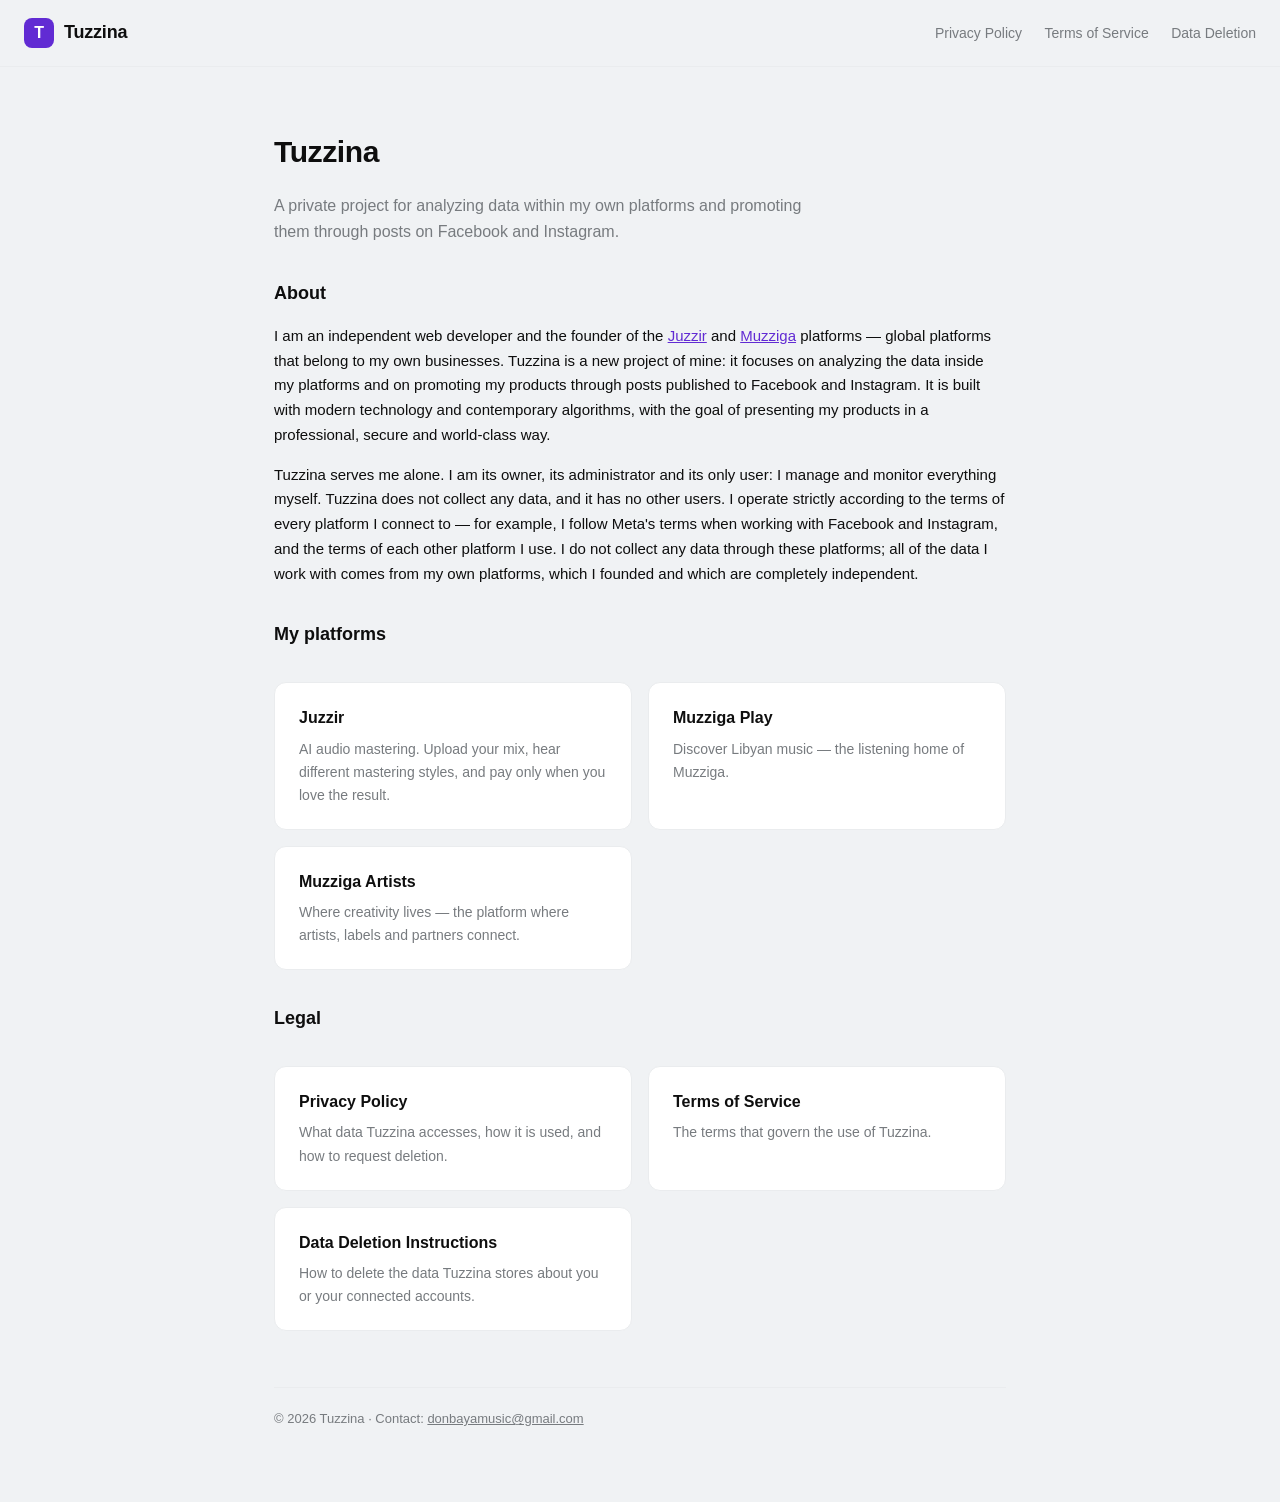
<file: index.html>
<!DOCTYPE html>
<html lang="en">
<head>
<meta charset="UTF-8">
<meta name="viewport" content="width=device-width, initial-scale=1.0">
<meta name="description" content="Tuzzina — a private project by an independent web developer and founder of Juzzir and Muzziga, used to analyze data within his own platforms and promote them through posts on Facebook and Instagram.">
<title>Tuzzina — About &amp; Legal</title>
<link rel="stylesheet" href="style.css">
</head>
<body>
<header>
  <a class="brand" href="./"><span class="brand-mark">T</span> Tuzzina</a>
  <nav>
    <a href="privacy.html">Privacy Policy</a>
    <a href="terms.html">Terms of Service</a>
    <a href="data-deletion.html">Data Deletion</a>
  </nav>
</header>
<main class="wrap">
  <div class="hero">
    <h1>Tuzzina</h1>
    <p class="slogan">A private project for analyzing data within my own platforms and promoting them through posts on Facebook and Instagram.</p>
  </div>

  <section>
    <h2>About</h2>
    <p>I am an independent web developer and the founder of the <a href="https://www.juzzir.com/" rel="noopener">Juzzir</a> and <a href="https://play.muzziga.com/" rel="noopener">Muzziga</a> platforms — global platforms that belong to my own businesses. Tuzzina is a new project of mine: it focuses on analyzing the data inside my platforms and on promoting my products through posts published to Facebook and Instagram. It is built with modern technology and contemporary algorithms, with the goal of presenting my products in a professional, secure and world-class way.</p>
    <p>Tuzzina serves me alone. I am its owner, its administrator and its only user: I manage and monitor everything myself. Tuzzina does not collect any data, and it has no other users. I operate strictly according to the terms of every platform I connect to — for example, I follow Meta's terms when working with Facebook and Instagram, and the terms of each other platform I use. I do not collect any data through these platforms; all of the data I work with comes from my own platforms, which I founded and which are completely independent.</p>
  </section>

  <section>
    <h2>My platforms</h2>
    <div class="cards">
      <a class="card" href="https://www.juzzir.com/" rel="noopener">
        <h3>Juzzir</h3>
        <p>AI audio mastering. Upload your mix, hear different mastering styles, and pay only when you love the result.</p>
      </a>
      <a class="card" href="https://play.muzziga.com/" rel="noopener">
        <h3>Muzziga Play</h3>
        <p>Discover Libyan music — the listening home of Muzziga.</p>
      </a>
      <a class="card" href="https://artists.muzziga.com/" rel="noopener">
        <h3>Muzziga Artists</h3>
        <p>Where creativity lives — the platform where artists, labels and partners connect.</p>
      </a>
    </div>
  </section>

  <section>
    <h2>Legal</h2>
    <div class="cards">
      <a class="card" href="privacy.html">
        <h3>Privacy Policy</h3>
        <p>What data Tuzzina accesses, how it is used, and how to request deletion.</p>
      </a>
      <a class="card" href="terms.html">
        <h3>Terms of Service</h3>
        <p>The terms that govern the use of Tuzzina.</p>
      </a>
      <a class="card" href="data-deletion.html">
        <h3>Data Deletion Instructions</h3>
        <p>How to delete the data Tuzzina stores about you or your connected accounts.</p>
      </a>
    </div>
  </section>

  <footer>
    &copy; 2026 Tuzzina &middot; Contact: <a href="mailto:donbayamusic@gmail.com">donbayamusic@gmail.com</a>
  </footer>
</main>
</body>
</html>
</file>
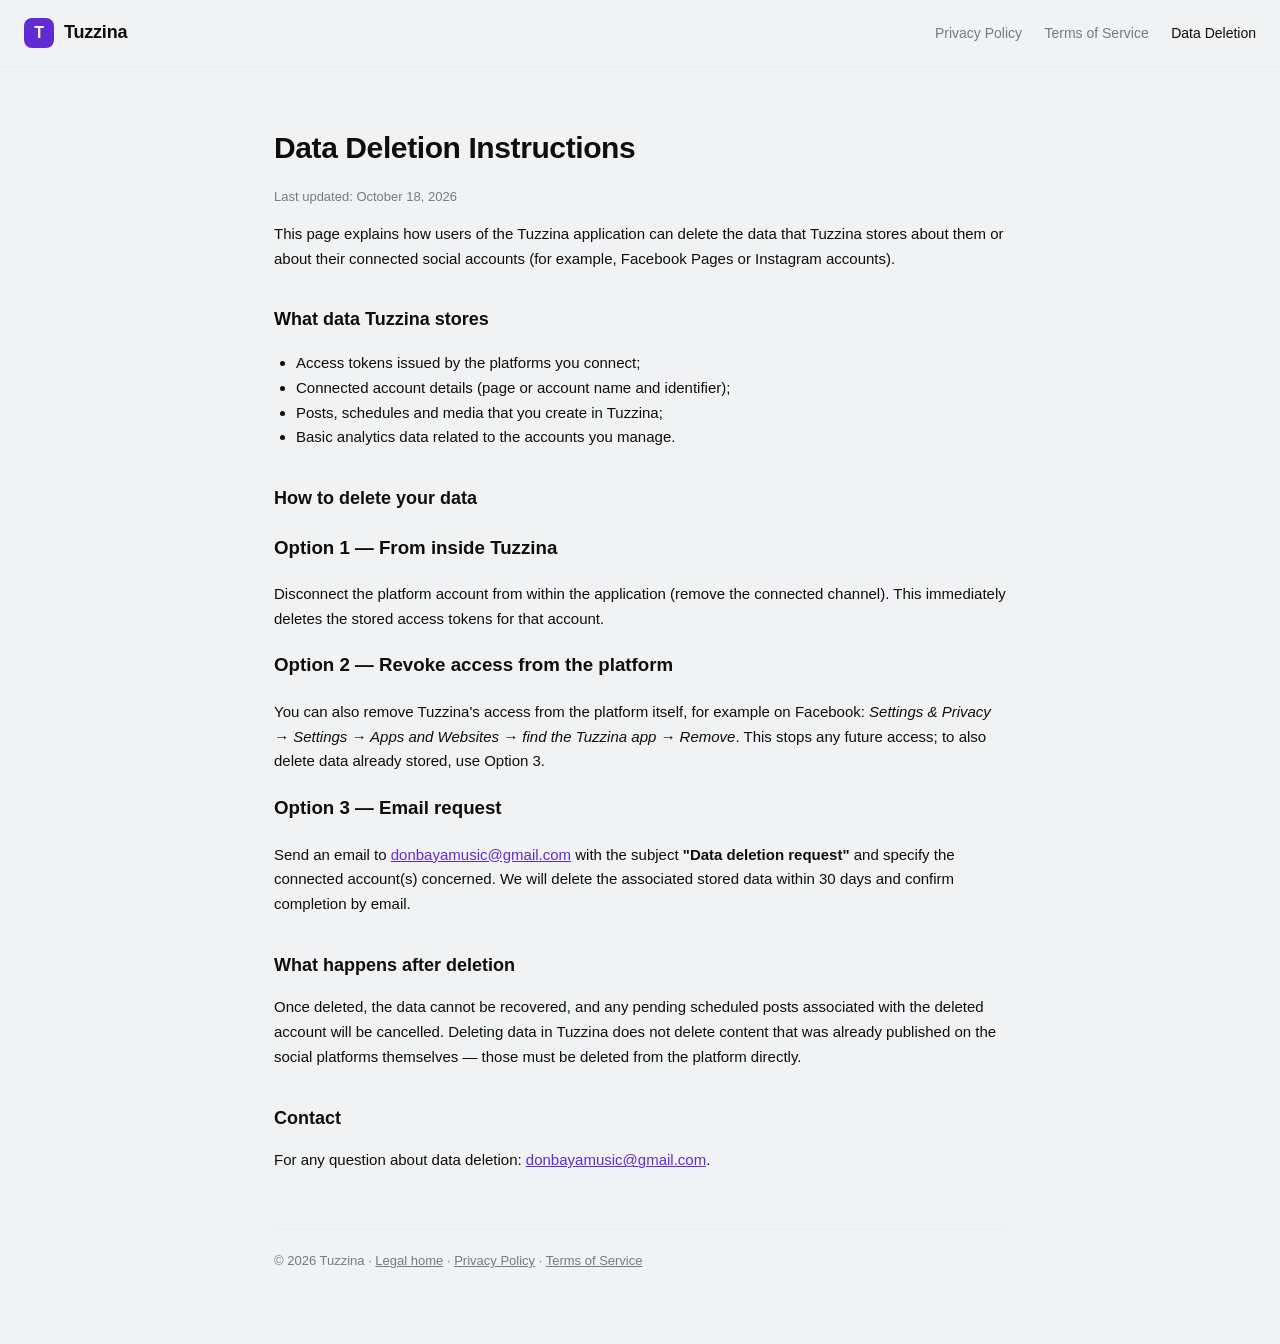
<file: data-deletion.html>
<!DOCTYPE html>
<html lang="en">
<head>
<meta charset="UTF-8">
<meta name="viewport" content="width=device-width, initial-scale=1.0">
<meta name="description" content="Tuzzina — Data Deletion Instructions: how to delete the data Tuzzina stores about you or your connected social accounts.">
<title>Tuzzina — Data Deletion Instructions</title>
<link rel="stylesheet" href="style.css">
</head>
<body>
<header>
  <a class="brand" href="./"><span class="brand-mark">T</span> Tuzzina</a>
  <nav>
    <a href="privacy.html">Privacy Policy</a>
    <a href="terms.html">Terms of Service</a>
    <a class="active" href="data-deletion.html">Data Deletion</a>
  </nav>
</header>
<main class="wrap">
  <article>
    <h1>Data Deletion Instructions</h1>
    <p class="muted">Last updated: October 18, 2026</p>

    <p>This page explains how users of the Tuzzina application can delete the data that Tuzzina stores about them or about their connected social accounts (for example, Facebook Pages or Instagram accounts).</p>

    <h2>What data Tuzzina stores</h2>
    <ul>
      <li>Access tokens issued by the platforms you connect;</li>
      <li>Connected account details (page or account name and identifier);</li>
      <li>Posts, schedules and media that you create in Tuzzina;</li>
      <li>Basic analytics data related to the accounts you manage.</li>
    </ul>

    <h2>How to delete your data</h2>

    <h3>Option 1 — From inside Tuzzina</h3>
    <p>Disconnect the platform account from within the application (remove the connected channel). This immediately deletes the stored access tokens for that account.</p>

    <h3>Option 2 — Revoke access from the platform</h3>
    <p>You can also remove Tuzzina's access from the platform itself, for example on Facebook: <em>Settings &amp; Privacy → Settings → Apps and Websites → find the Tuzzina app → Remove</em>. This stops any future access; to also delete data already stored, use Option 3.</p>

    <h3>Option 3 — Email request</h3>
    <p>Send an email to <a href="mailto:donbayamusic@gmail.com">donbayamusic@gmail.com</a> with the subject <strong>"Data deletion request"</strong> and specify the connected account(s) concerned. We will delete the associated stored data within 30 days and confirm completion by email.</p>

    <h2>What happens after deletion</h2>
    <p>Once deleted, the data cannot be recovered, and any pending scheduled posts associated with the deleted account will be cancelled. Deleting data in Tuzzina does not delete content that was already published on the social platforms themselves — those must be deleted from the platform directly.</p>

    <h2>Contact</h2>
    <p>For any question about data deletion: <a href="mailto:donbayamusic@gmail.com">donbayamusic@gmail.com</a>.</p>
  </article>
  <footer>
    &copy; 2026 Tuzzina &middot; <a href="./">Legal home</a> &middot; <a href="privacy.html">Privacy Policy</a> &middot; <a href="terms.html">Terms of Service</a>
  </footer>
</main>
</body>
</html>
</file>
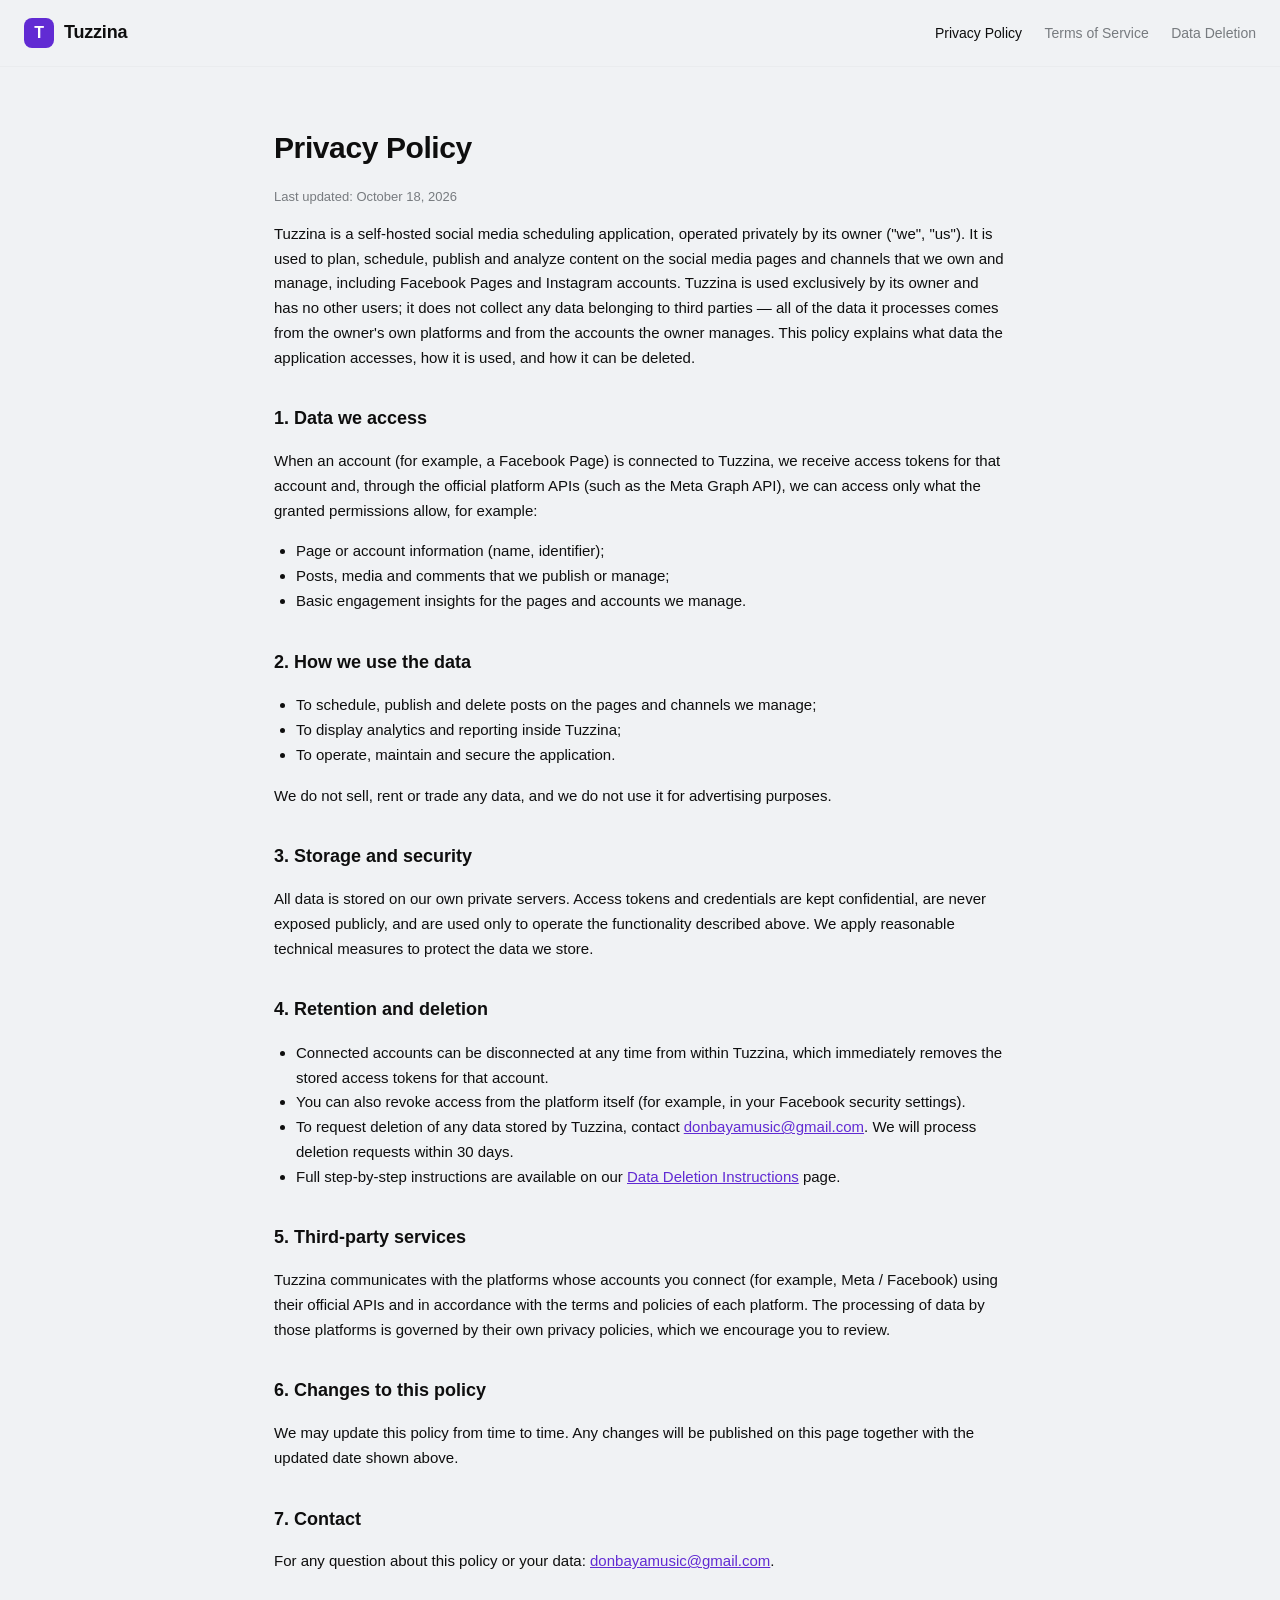
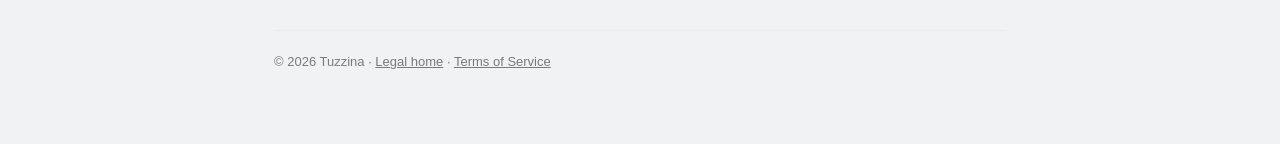
<file: privacy.html>
<!DOCTYPE html>
<html lang="en">
<head>
<meta charset="UTF-8">
<meta name="viewport" content="width=device-width, initial-scale=1.0">
<meta name="description" content="Tuzzina Privacy Policy — what data the application accesses through connected platforms, how it is used, and how to request deletion.">
<title>Tuzzina — Privacy Policy</title>
<link rel="stylesheet" href="style.css">
</head>
<body>
<header>
  <a class="brand" href="./"><span class="brand-mark">T</span> Tuzzina</a>
  <nav>
    <a class="active" href="privacy.html">Privacy Policy</a>
    <a href="terms.html">Terms of Service</a>
    <a href="data-deletion.html">Data Deletion</a>
  </nav>
</header>
<main class="wrap">
  <article>
    <h1>Privacy Policy</h1>
    <p class="muted">Last updated: October 18, 2026</p>

    <p>Tuzzina is a self-hosted social media scheduling application, operated privately by its owner ("we", "us"). It is used to plan, schedule, publish and analyze content on the social media pages and channels that we own and manage, including Facebook Pages and Instagram accounts. Tuzzina is used exclusively by its owner and has no other users; it does not collect any data belonging to third parties — all of the data it processes comes from the owner's own platforms and from the accounts the owner manages. This policy explains what data the application accesses, how it is used, and how it can be deleted.</p>

    <h2>1. Data we access</h2>
    <p>When an account (for example, a Facebook Page) is connected to Tuzzina, we receive access tokens for that account and, through the official platform APIs (such as the Meta Graph API), we can access only what the granted permissions allow, for example:</p>
    <ul>
      <li>Page or account information (name, identifier);</li>
      <li>Posts, media and comments that we publish or manage;</li>
      <li>Basic engagement insights for the pages and accounts we manage.</li>
    </ul>

    <h2>2. How we use the data</h2>
    <ul>
      <li>To schedule, publish and delete posts on the pages and channels we manage;</li>
      <li>To display analytics and reporting inside Tuzzina;</li>
      <li>To operate, maintain and secure the application.</li>
    </ul>
    <p>We do not sell, rent or trade any data, and we do not use it for advertising purposes.</p>

    <h2>3. Storage and security</h2>
    <p>All data is stored on our own private servers. Access tokens and credentials are kept confidential, are never exposed publicly, and are used only to operate the functionality described above. We apply reasonable technical measures to protect the data we store.</p>

    <h2>4. Retention and deletion</h2>
    <ul>
      <li>Connected accounts can be disconnected at any time from within Tuzzina, which immediately removes the stored access tokens for that account.</li>
      <li>You can also revoke access from the platform itself (for example, in your Facebook security settings).</li>
      <li>To request deletion of any data stored by Tuzzina, contact <a href="mailto:donbayamusic@gmail.com">donbayamusic@gmail.com</a>. We will process deletion requests within 30 days.</li>
      <li>Full step-by-step instructions are available on our <a href="data-deletion.html">Data Deletion Instructions</a> page.</li>
    </ul>

    <h2>5. Third-party services</h2>
    <p>Tuzzina communicates with the platforms whose accounts you connect (for example, Meta&nbsp;/&nbsp;Facebook) using their official APIs and in accordance with the terms and policies of each platform. The processing of data by those platforms is governed by their own privacy policies, which we encourage you to review.</p>

    <h2>6. Changes to this policy</h2>
    <p>We may update this policy from time to time. Any changes will be published on this page together with the updated date shown above.</p>

    <h2>7. Contact</h2>
    <p>For any question about this policy or your data: <a href="mailto:donbayamusic@gmail.com">donbayamusic@gmail.com</a>.</p>
  </article>
  <footer>
    &copy; 2026 Tuzzina &middot; <a href="./">Legal home</a> &middot; <a href="terms.html">Terms of Service</a>
  </footer>
</main>
</body>
</html>
</file>
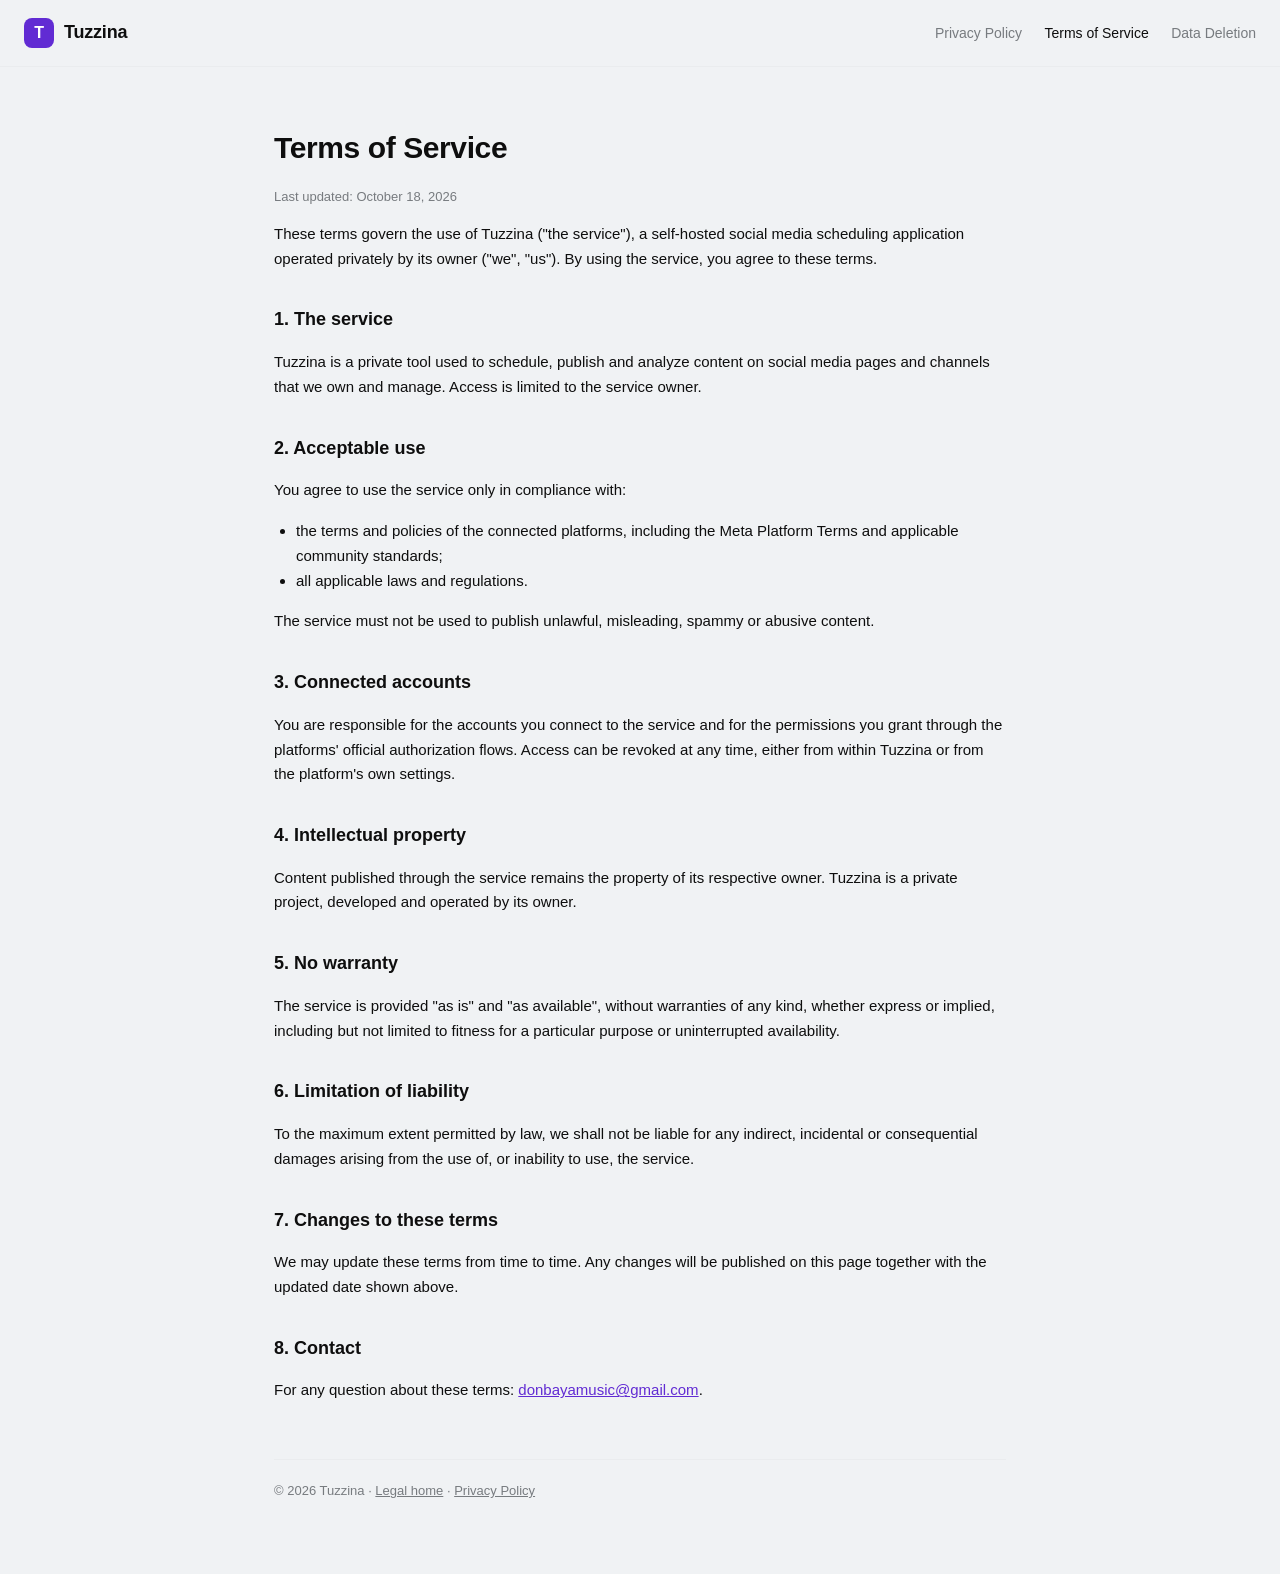
<file: terms.html>
<!DOCTYPE html>
<html lang="en">
<head>
<meta charset="UTF-8">
<meta name="viewport" content="width=device-width, initial-scale=1.0">
<meta name="description" content="Tuzzina Terms of Service — the terms governing the use of the Tuzzina scheduling application.">
<title>Tuzzina — Terms of Service</title>
<link rel="stylesheet" href="style.css">
</head>
<body>
<header>
  <a class="brand" href="./"><span class="brand-mark">T</span> Tuzzina</a>
  <nav>
    <a href="privacy.html">Privacy Policy</a>
    <a class="active" href="terms.html">Terms of Service</a>
    <a href="data-deletion.html">Data Deletion</a>
  </nav>
</header>
<main class="wrap">
  <article>
    <h1>Terms of Service</h1>
    <p class="muted">Last updated: October 18, 2026</p>

    <p>These terms govern the use of Tuzzina ("the service"), a self-hosted social media scheduling application operated privately by its owner ("we", "us"). By using the service, you agree to these terms.</p>

    <h2>1. The service</h2>
    <p>Tuzzina is a private tool used to schedule, publish and analyze content on social media pages and channels that we own and manage. Access is limited to the service owner.</p>

    <h2>2. Acceptable use</h2>
    <p>You agree to use the service only in compliance with:</p>
    <ul>
      <li>the terms and policies of the connected platforms, including the Meta Platform Terms and applicable community standards;</li>
      <li>all applicable laws and regulations.</li>
    </ul>
    <p>The service must not be used to publish unlawful, misleading, spammy or abusive content.</p>

    <h2>3. Connected accounts</h2>
    <p>You are responsible for the accounts you connect to the service and for the permissions you grant through the platforms' official authorization flows. Access can be revoked at any time, either from within Tuzzina or from the platform's own settings.</p>

    <h2>4. Intellectual property</h2>
    <p>Content published through the service remains the property of its respective owner. Tuzzina is a private project, developed and operated by its owner.</p>

    <h2>5. No warranty</h2>
    <p>The service is provided "as is" and "as available", without warranties of any kind, whether express or implied, including but not limited to fitness for a particular purpose or uninterrupted availability.</p>

    <h2>6. Limitation of liability</h2>
    <p>To the maximum extent permitted by law, we shall not be liable for any indirect, incidental or consequential damages arising from the use of, or inability to use, the service.</p>

    <h2>7. Changes to these terms</h2>
    <p>We may update these terms from time to time. Any changes will be published on this page together with the updated date shown above.</p>

    <h2>8. Contact</h2>
    <p>For any question about these terms: <a href="mailto:donbayamusic@gmail.com">donbayamusic@gmail.com</a>.</p>
  </article>
  <footer>
    &copy; 2026 Tuzzina &middot; <a href="./">Legal home</a> &middot; <a href="privacy.html">Privacy Policy</a>
  </footer>
</main>
</body>
</html>
</file>
<file: style.css>
:root {
  color-scheme: dark;
  --bg: #0e0e0e;
  --card: #1a1919;
  --border: #252525;
  --text: #ffffff;
  --muted: #999999;
  --primary: #612bd3;
  --primary-hover: #7236f1;
  --accent: #d82d7e;
  --link: #b69dec;
}
@media (prefers-color-scheme: light) {
  :root {
    color-scheme: light;
    --bg: #f0f2f4;
    --card: #ffffff;
    --border: #eaecee;
    --text: #0e0e0e;
    --muted: #777b7f;
    --link: #612bd3;
  }
}
* {
  box-sizing: border-box;
}
body {
  margin: 0;
  background: var(--bg);
  color: var(--text);
  font-family: 'Helvetica Neue', Helvetica, Arial, sans-serif;
  line-height: 1.65;
  -webkit-font-smoothing: antialiased;
}
a {
  color: var(--link);
}
header {
  display: flex;
  align-items: center;
  justify-content: space-between;
  gap: 16px;
  flex-wrap: wrap;
  padding: 18px 24px;
  border-bottom: 1px solid var(--border);
}
.brand {
  display: flex;
  align-items: center;
  gap: 10px;
  color: var(--text);
  text-decoration: none;
  font-size: 18px;
  font-weight: 600;
  letter-spacing: -0.2px;
}
.brand-mark {
  display: inline-flex;
  align-items: center;
  justify-content: center;
  width: 30px;
  height: 30px;
  border-radius: 8px;
  background: var(--primary);
  color: #fff;
  font-size: 16px;
  font-weight: 700;
}
nav a {
  color: var(--muted);
  text-decoration: none;
  font-size: 14px;
  margin-left: 18px;
}
nav a:hover,
nav a.active {
  color: var(--text);
}
.wrap {
  max-width: 780px;
  margin: 0 auto;
  padding: 32px 24px 72px;
}
h1 {
  font-size: 30px;
  font-weight: 700;
  letter-spacing: -0.4px;
  margin: 24px 0 4px;
}
h2 {
  font-size: 18px;
  font-weight: 600;
  margin: 34px 0 8px;
}
p,
li {
  font-size: 15px;
}
.muted {
  color: var(--muted);
  font-size: 13px;
}
.hero {
  margin-top: 28px;
}
.hero .slogan {
  color: var(--muted);
  font-size: 16px;
  max-width: 560px;
}
.cards {
  display: grid;
  grid-template-columns: repeat(auto-fit, minmax(240px, 1fr));
  gap: 16px;
  margin-top: 32px;
}
.card {
  display: block;
  background: var(--card);
  border: 1px solid var(--border);
  border-radius: 12px;
  padding: 22px 24px;
  text-decoration: none;
  color: var(--text);
  transition: border-color 0.15s ease;
}
.card:hover {
  border-color: var(--primary);
}
.card h3 {
  margin: 0 0 6px;
  font-size: 16px;
}
.card p {
  margin: 0;
  color: var(--muted);
  font-size: 14px;
}
article .card {
  cursor: default;
}
article .card:hover {
  border-color: var(--border);
}
article ul {
  padding-left: 22px;
}
footer {
  border-top: 1px solid var(--border);
  margin-top: 56px;
  padding-top: 20px;
  color: var(--muted);
  font-size: 13px;
}
footer a {
  color: var(--muted);
}
</file>
